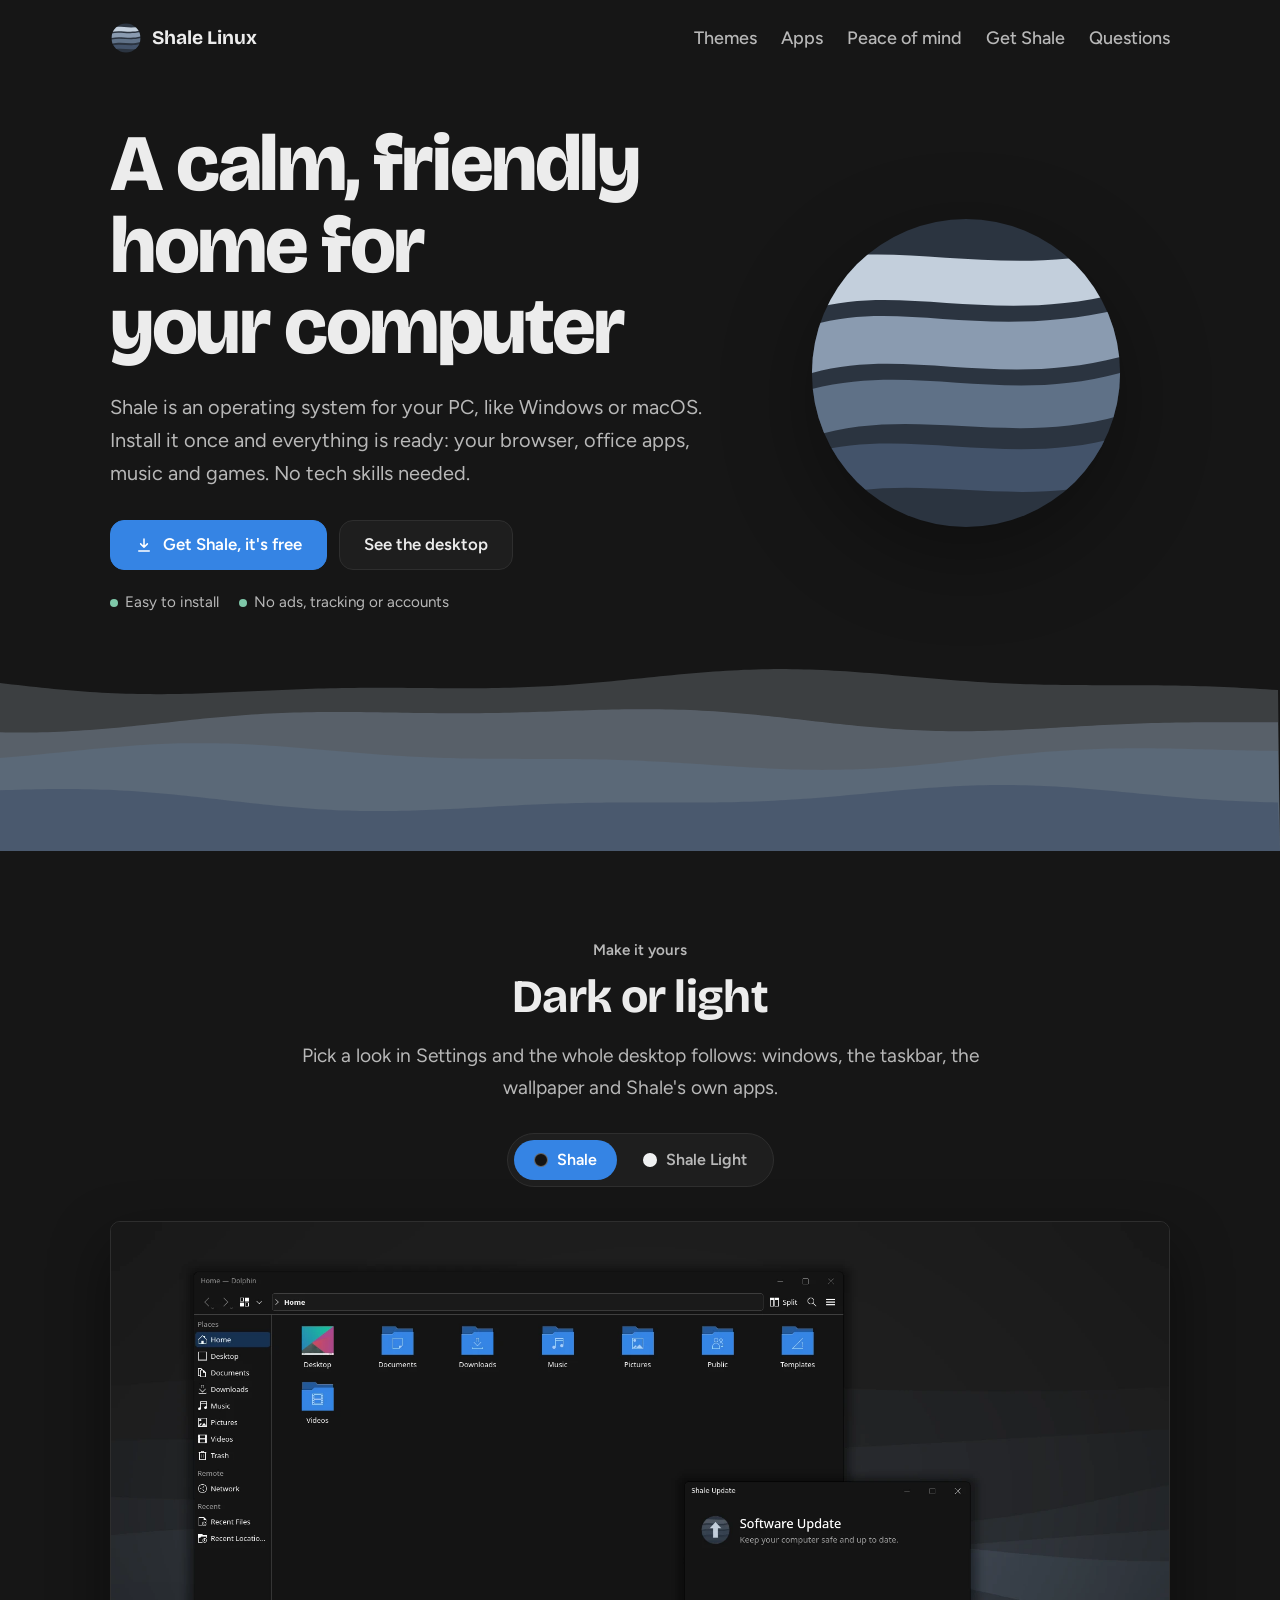
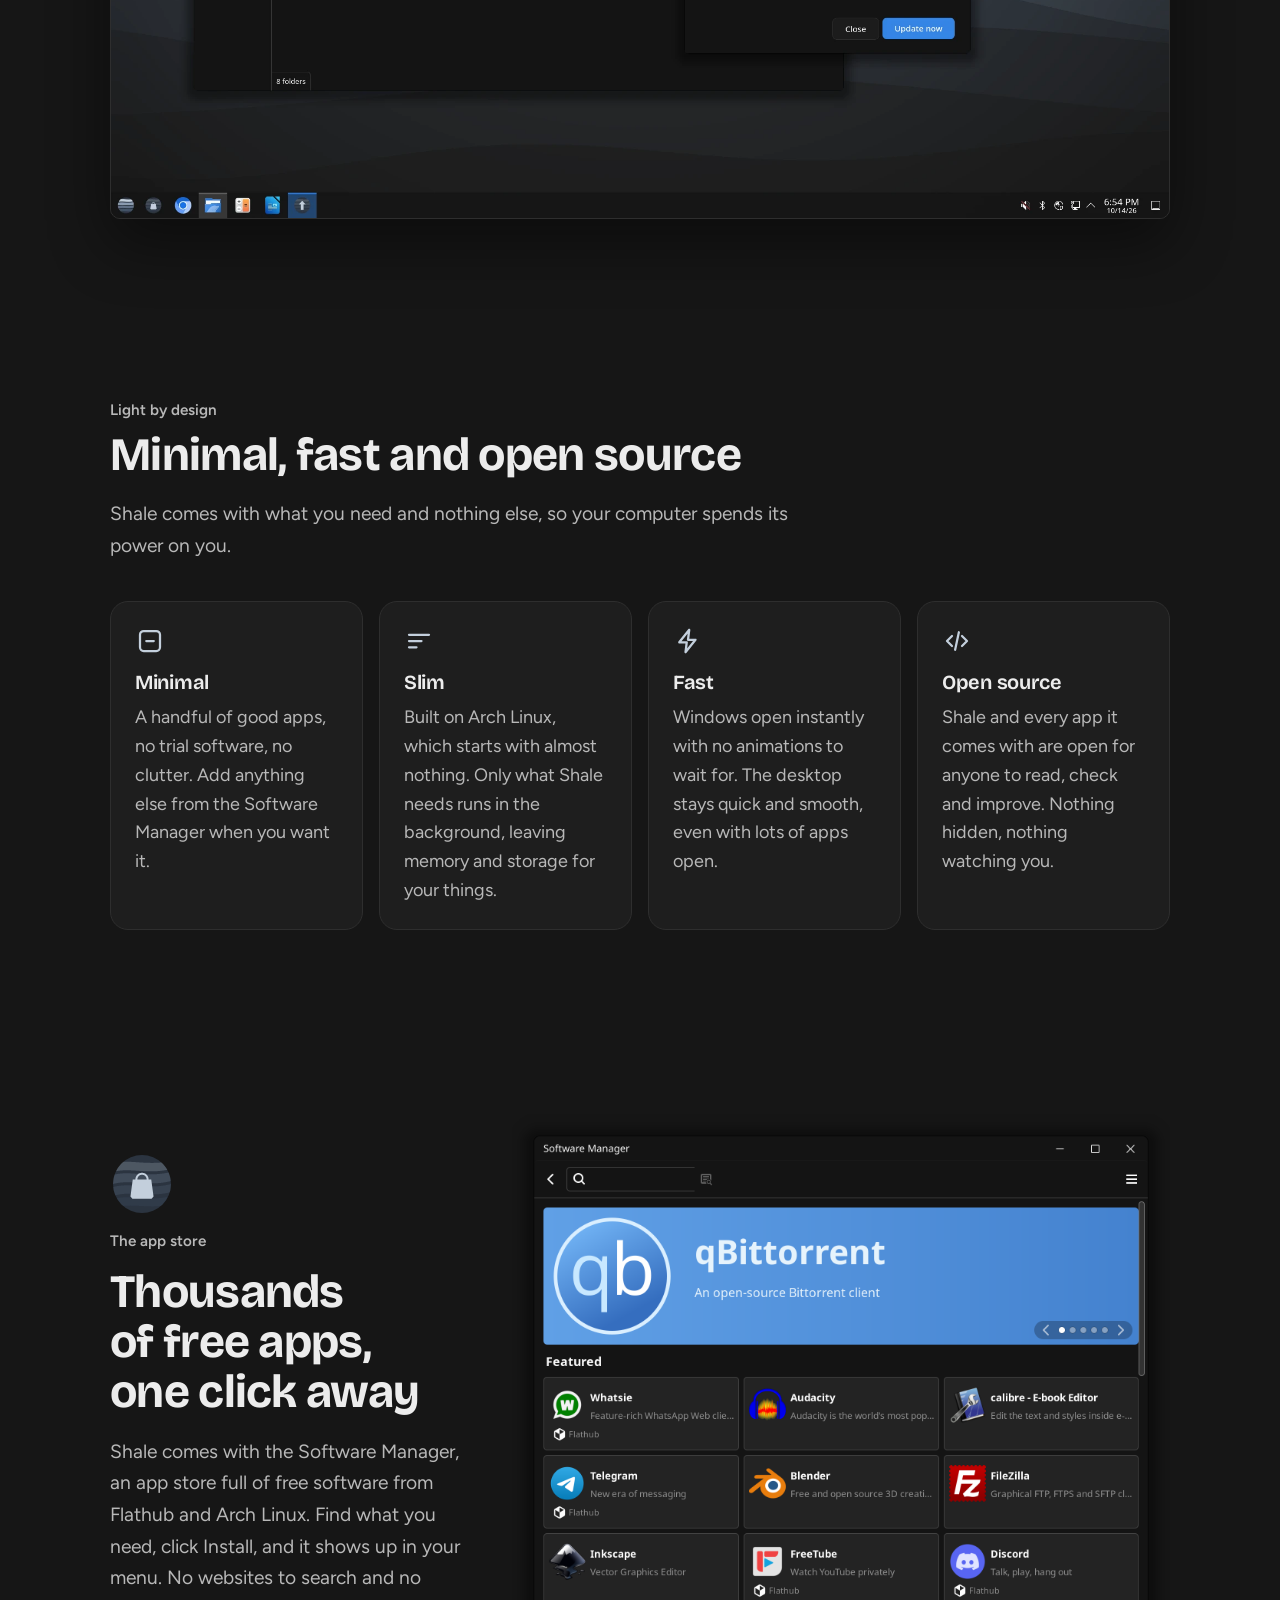
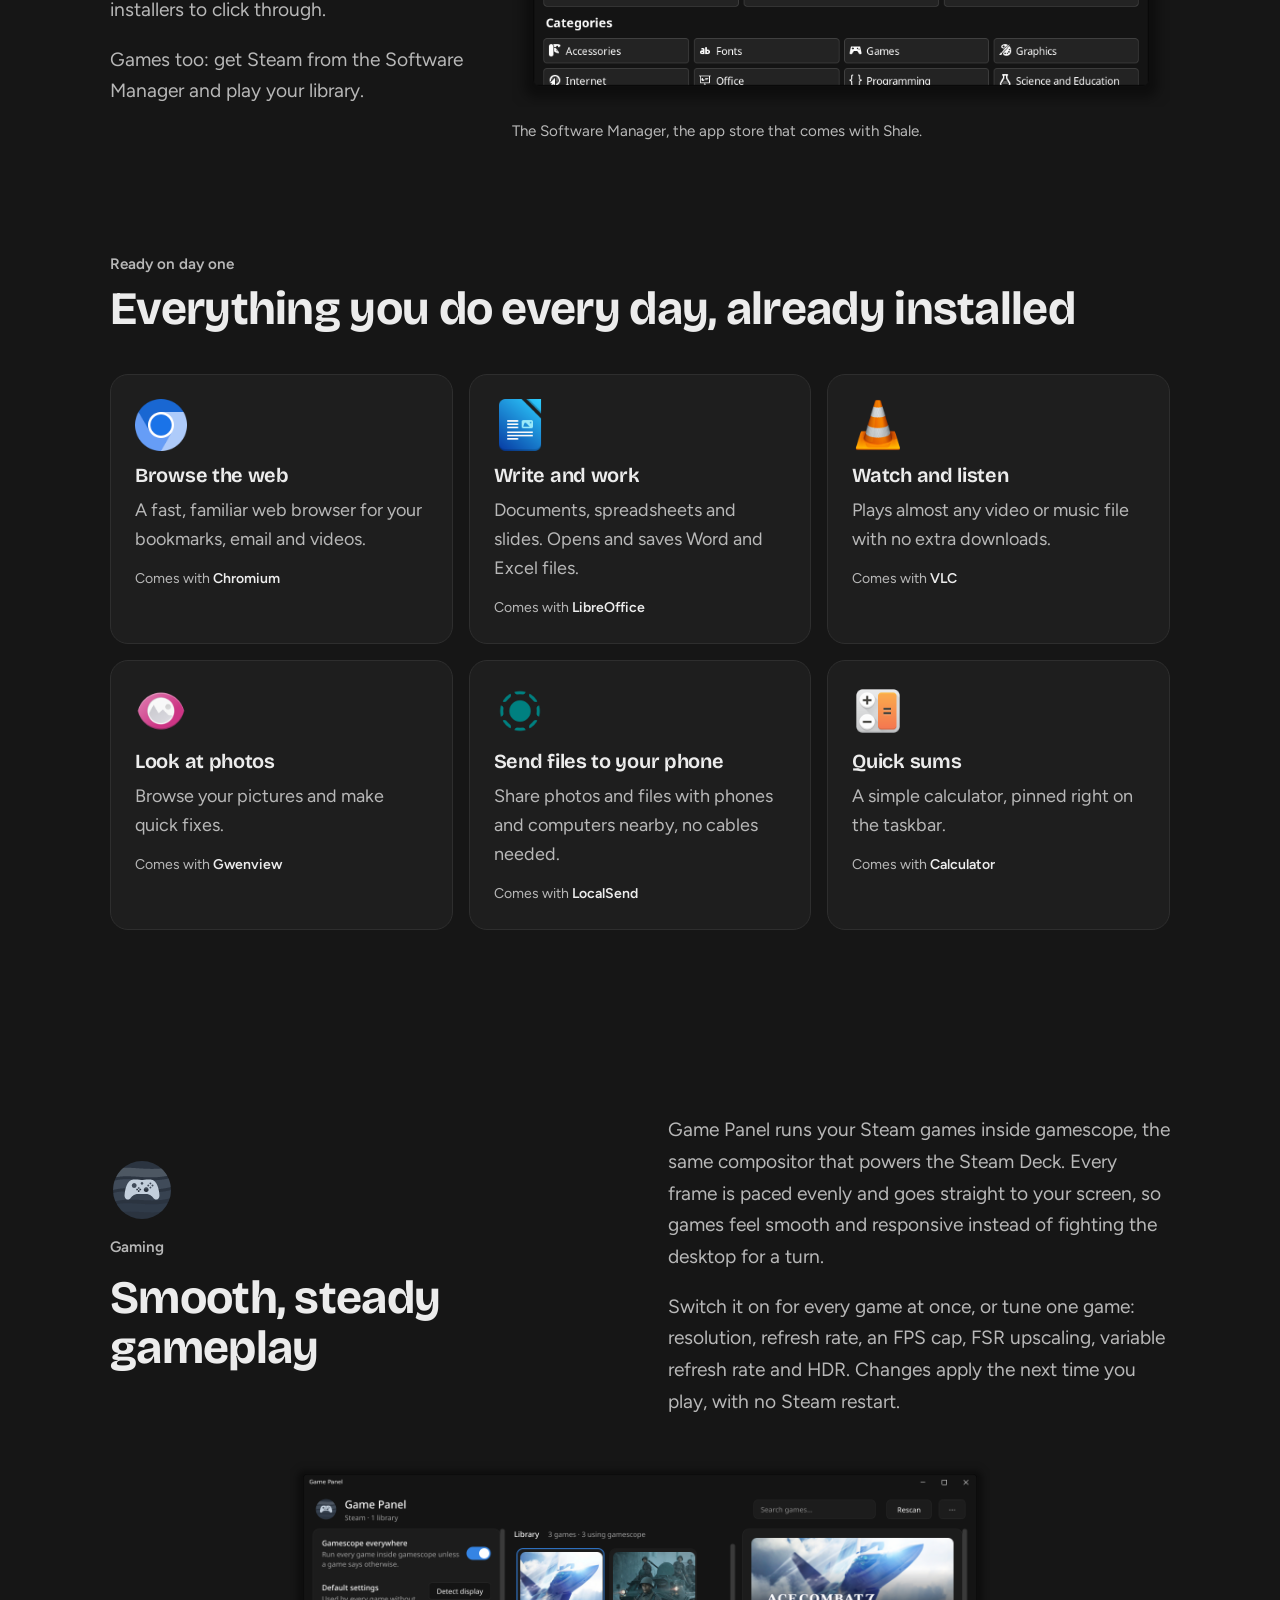
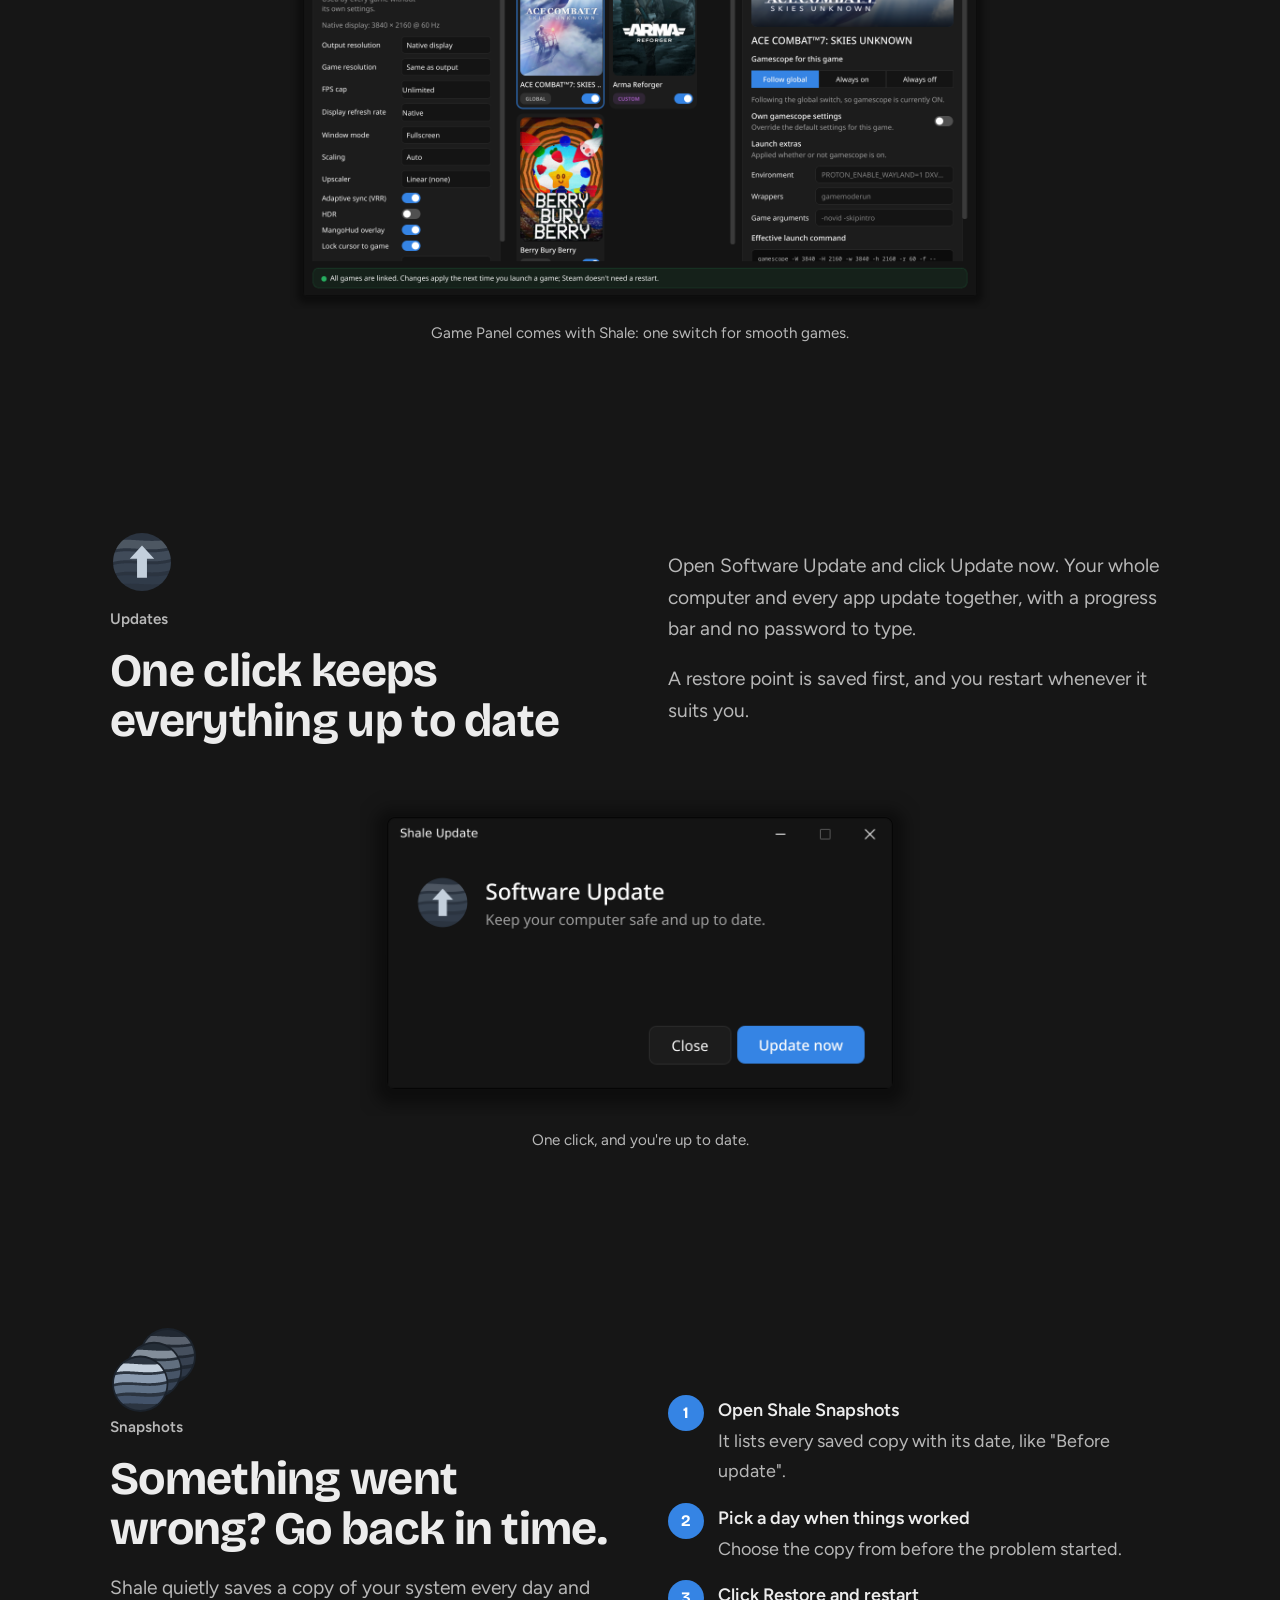
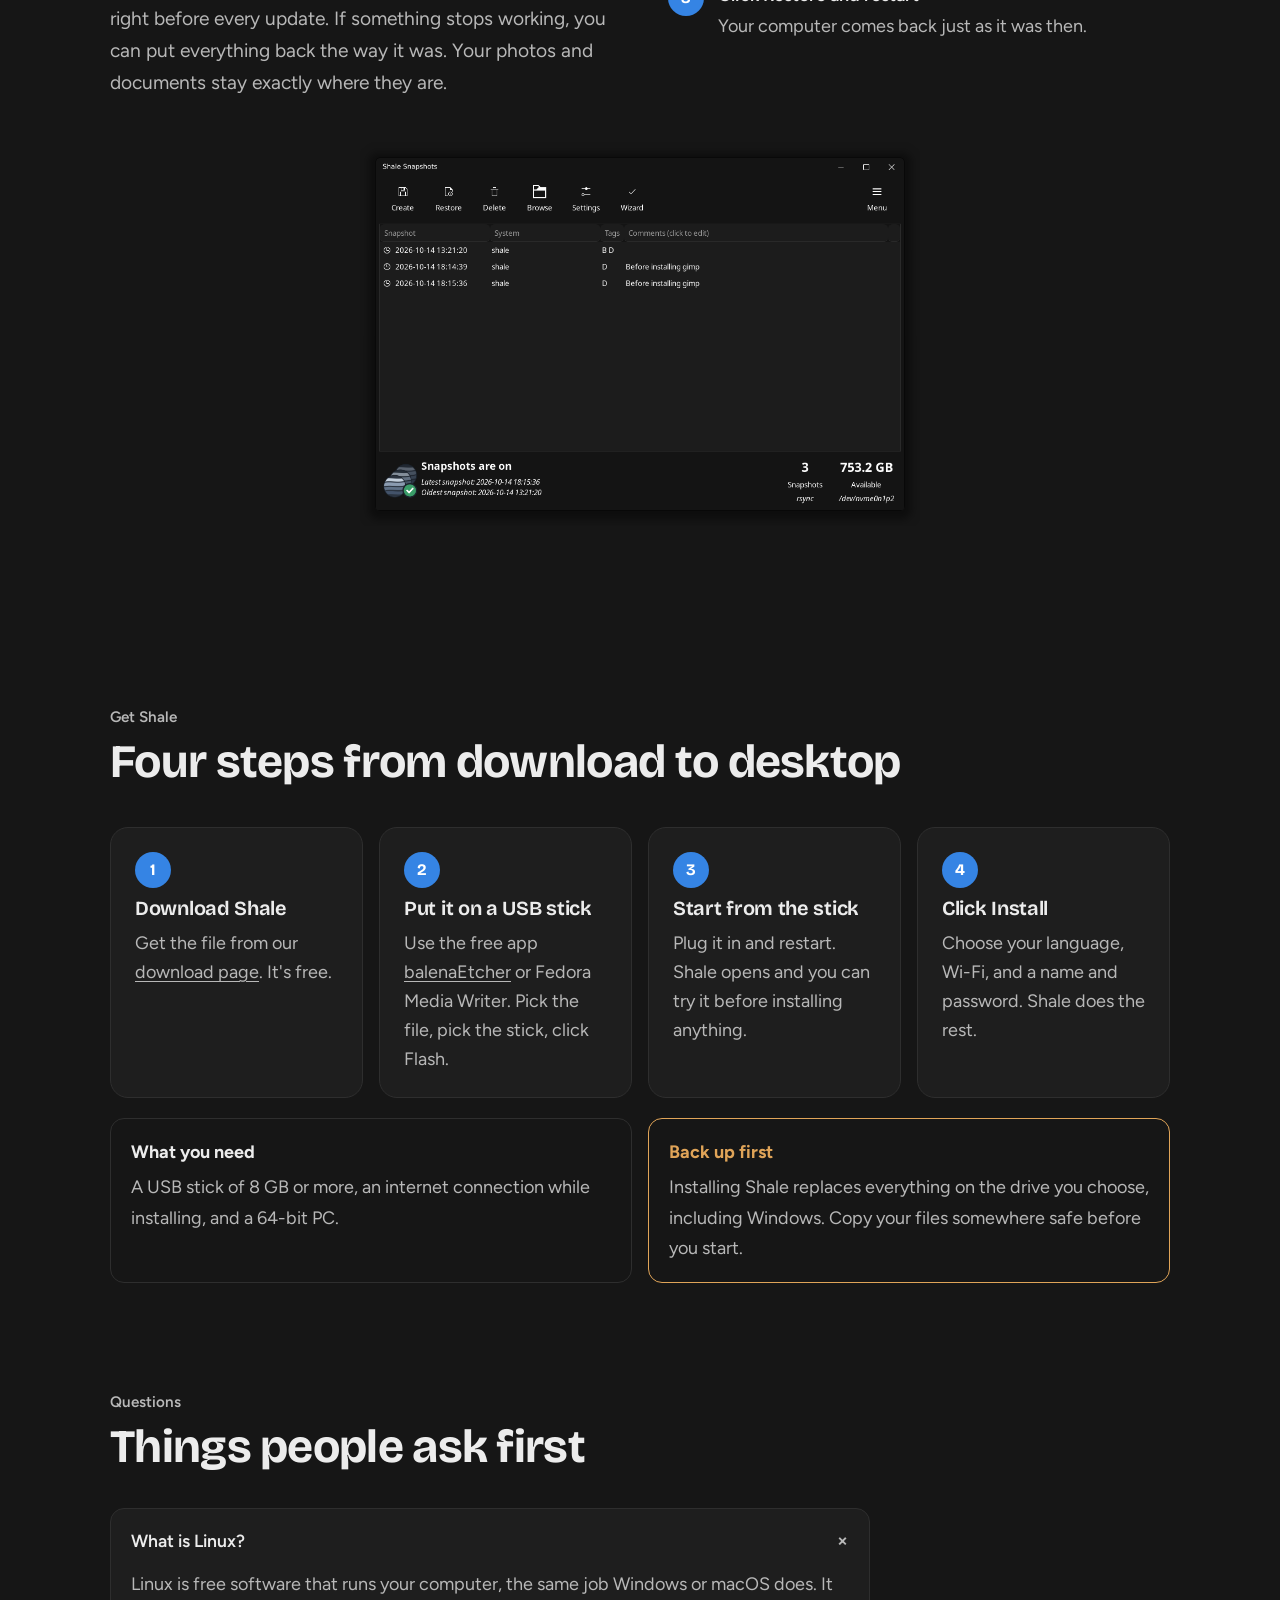
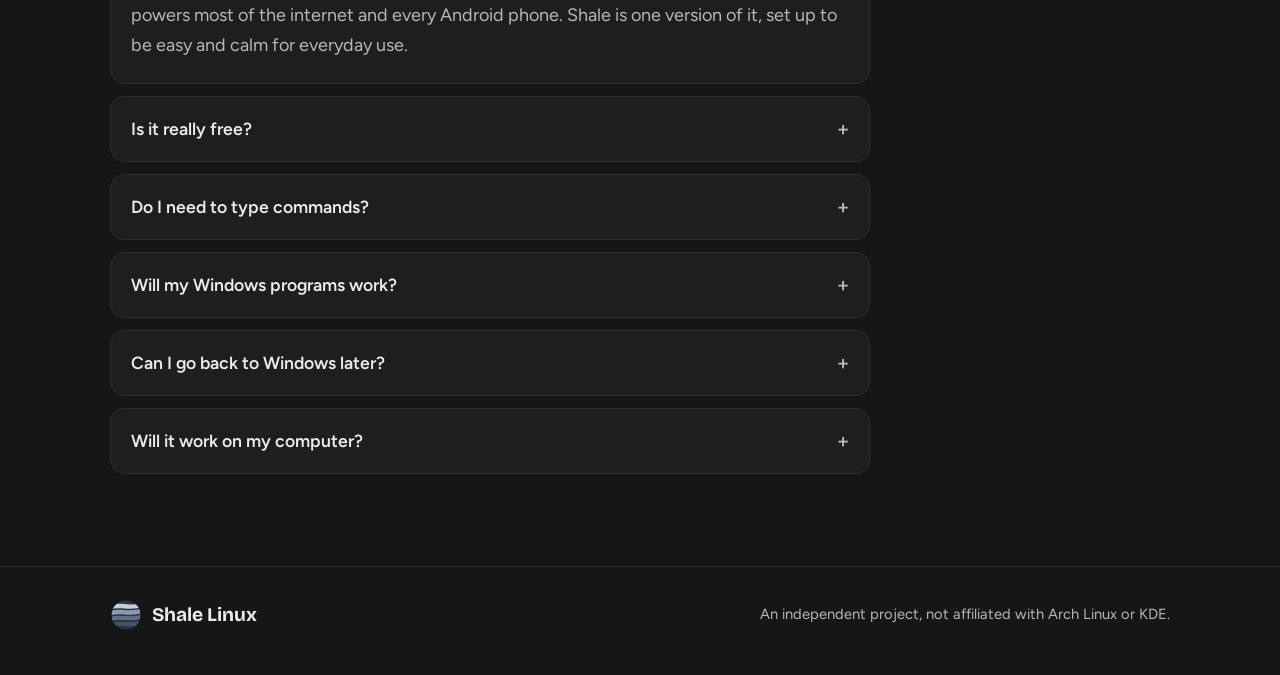
<file: website/index.html>
<!doctype html>
<html lang="en">
<head>
<meta charset="utf-8">
<meta name="viewport" content="width=device-width, initial-scale=1, viewport-fit=cover">
<link rel="icon" href="logo.svg" type="image/svg+xml">
<title>Shale Linux</title>
<meta name="description" content="Shale Linux is a free, minimal and fast open source system for people who are new to Linux. Install it from a USB stick and everything is ready to use.">
<link rel="preconnect" href="https://fonts.googleapis.com">
<link rel="preconnect" href="https://fonts.gstatic.com" crossorigin>
<link rel="stylesheet" href="https://fonts.googleapis.com/css2?family=Bricolage+Grotesque:opsz,wght@12..96,400..800&family=Figtree:wght@400;500;600&display=swap">
<style>
/* Layout: a calm, friendly walk-through. A big welcoming hero over soft wavy strata,
   then one idea per section, alternating text and pictures, ending in a plain FAQ.
   The desktop's own colours (#1e1e1e, like Shale Dark) with the logo's slate as the
   accent. Deliberately dark only, like the desktop itself. */
:root {
  color-scheme: dark;
  --ground: #161616;       /* page: a step darker than Shale Dark */
  --raised: #1e1e1e;       /* cards, panels: Shale Dark */
  --seam: #2e2e2e;         /* borders */
  --ink: #ececec;          /* text */
  --soft: #b8b8b8;         /* secondary text: bright enough to read easily on the dark page */
  --mist: #c3cfdc;         /* accent: the logo's top stratum */
  --on-mist: #15191f;
  --blue: #3584e4;         /* buttons: Shale's accent, as in its own apps */
  --blue-hover: #4a92ea;
  --s1: #c3cfdc; --s2: #8a9bb0; --s3: #5f7187; --s4: #43536a;
  --good: #7fc8a9;
  --caution: #e0a458;
  --display: "Bricolage Grotesque", "Trebuchet MS", "Segoe UI", sans-serif;
  --body: "Figtree", "Segoe UI", system-ui, sans-serif;
}

* { box-sizing: border-box; }
html { scroll-behavior: smooth; }
@media (prefers-reduced-motion: reduce) { html { scroll-behavior: auto; } }
body { margin: 0; background: var(--ground); color: var(--ink); font: 400 1.125rem/1.7 var(--body); -webkit-font-smoothing: antialiased; }
a { color: inherit; text-underline-offset: 3px; }
a:focus-visible, button:focus-visible, summary:focus-visible { outline: 2px solid var(--mist); outline-offset: 3px; border-radius: 6px; }
.wrap { max-width: 1100px; margin-inline: auto; padding-inline: 20px; }
h1, h2, h3 { font-family: var(--display); margin: 0; text-wrap: balance; letter-spacing: -0.015em; }
h2 { font-size: clamp(2rem, 4.2vw, 2.9rem); font-weight: 700; line-height: 1.08; }
h3 { font-size: 1.25rem; font-weight: 650; line-height: 1.25; }
p { margin: 0; }
.lede { color: var(--soft); font-size: 1.2rem; line-height: 1.65; max-width: 60ch; }
.kicker { font: 600 0.95rem/1 var(--body); color: var(--soft); }

/* nav */
.nav { display: flex; align-items: center; justify-content: space-between; gap: 16px; padding-block: 22px; }
.brand { display: flex; align-items: center; gap: 10px; text-decoration: none; font: 700 1.2rem/1 var(--display); }
.brand svg { width: 32px; height: 32px; }
.nav ul { display: flex; gap: 24px; list-style: none; margin: 0; padding: 0; }
.nav ul a { text-decoration: none; color: var(--soft); font-weight: 500; }
.nav ul a:hover { color: var(--ink); }

/* hero */
.hero { position: relative; overflow: hidden; }
.hero-in { position: relative; z-index: 1; display: grid; grid-template-columns: minmax(0, 1.2fr) minmax(0, 0.8fr); gap: 40px; align-items: center; padding-block: 48px 220px; }
.hero h1 { font-size: clamp(2.8rem, 6.6vw, 5rem); font-weight: 800; line-height: 1.02; letter-spacing: -0.03em; }
.hero .lede { margin-top: 22px; font-size: 1.25rem; }
.cta { display: flex; flex-wrap: wrap; gap: 12px; margin-top: 30px; }
.btn { display: inline-flex; align-items: center; gap: 10px; padding: 15px 24px; border-radius: 14px; font: 600 1.05rem/1 var(--body); text-decoration: none; border: 1px solid var(--seam); color: var(--ink); background: var(--raised); transition: border-color .15s, transform .15s; }
.btn:hover { border-color: var(--soft); }
.btn.primary { background: var(--blue); color: #ffffff; border-color: var(--blue); }
.btn.primary:hover { background: var(--blue-hover); border-color: var(--blue-hover); }
.btn.primary:hover { transform: translateY(-1px); }
@media (prefers-reduced-motion: reduce) { .btn.primary:hover { transform: none; } }
.btn svg { width: 18px; height: 18px; }
.reassure { display: flex; flex-wrap: wrap; gap: 8px 20px; margin-top: 20px; color: var(--soft); font-size: 0.95rem; list-style: none; padding: 0; }
.reassure li { display: flex; align-items: center; gap: 7px; }
.reassure li::before { content: ""; width: 8px; height: 8px; border-radius: 50%; background: var(--good); }
.hero-mark { justify-self: center; width: min(100%, 340px); aspect-ratio: 1; max-width: 100%; }
.hero-mark svg { width: 100%; height: 100%; filter: drop-shadow(0 26px 44px rgb(0 0 0 / .35)); }
#strata { position: absolute; inset: auto 0 0 0; width: 100%; height: 200px; display: block; }
.screen { display: block; width: 100%; height: auto; border-radius: 10px; border: 1px solid var(--seam); box-shadow: 0 24px 60px rgb(0 0 0 / .45); }

/* themes */
.themes { text-align: center; }
.themes .lede { margin: 18px auto 0; }
.tabs { display: inline-flex; gap: 6px; margin-top: 30px; padding: 6px; border-radius: 999px; background: var(--raised); border: 1px solid var(--seam); }
.tabs button { font: 600 1rem/1 var(--body); color: var(--soft); background: none; border: 0; padding: 12px 20px; border-radius: 999px; cursor: pointer; display: inline-flex; align-items: center; gap: 9px; }
.tabs button i { width: 14px; height: 14px; border-radius: 50%; border: 1px solid rgb(255 255 255 / .35); }
.tabs button[aria-selected="true"] { background: var(--blue); color: #fff; }
.tabs button:hover:not([aria-selected="true"]) { color: var(--ink); }
.themes .screen { margin-top: 34px; }

/* sections */
.section { padding-block: 92px; }
.split { display: grid; grid-template-columns: minmax(0, 1fr) minmax(0, 1fr); gap: 56px; align-items: center; }
.split.wide-pic { grid-template-columns: minmax(0, 0.7fr) minmax(0, 1.3fr); gap: 48px; }
.stack { display: grid; gap: 18px; }
.shot { width: 100%; height: auto; display: block; }
.caption { color: var(--soft); font-size: 0.95rem; margin-top: 12px; }

/* everyday */
.everyday { display: grid; grid-template-columns: repeat(3, minmax(0, 1fr)); gap: 16px; margin-top: 40px; }
.task { background: var(--raised); border: 1px solid var(--seam); border-radius: 18px; padding: 24px; display: grid; gap: 8px; align-content: start; }
.task .ico { width: 52px; height: 52px; display: block; margin-bottom: 4px; }
.app-ico { width: 64px; height: 64px; display: block; }
/* The Snapshots icon is a stack of smaller discs; scaled so its front disc matches the
   Software Update disc, from its left edge so it still lines up with the text. */
.app-ico.snap { transform: scale(1.375); transform-origin: left center; }
.traits { display: grid; grid-template-columns: repeat(4, minmax(0, 1fr)); gap: 16px; margin-top: 40px; }
.trait-ico { width: 30px; height: 30px; color: var(--mist); margin-bottom: 6px; }
.task p { color: var(--soft); line-height: 1.6; }
.task .app { margin-top: 6px; font-size: 0.88rem; }
.task .app b { color: var(--ink); font-weight: 600; }

/* undo */
.undo-steps { display: grid; gap: 16px; list-style: none; margin: 0; padding: 0; }
.undo-steps li { display: grid; grid-template-columns: 36px minmax(0, 1fr); gap: 14px; align-items: start; }
.num { width: 36px; height: 36px; border-radius: 50%; display: grid; place-items: center; background: var(--blue); color: #ffffff; font: 700 1rem/1 var(--display); }
.undo-steps p { color: var(--soft); }
.undo-steps b { color: var(--ink); font-weight: 600; display: block; }

/* big screenshots */
.big-shot { display: block; width: min(100%, 560px); height: auto; margin: 44px auto 0; }
.solo { max-width: 560px; margin: 44px auto 0; }
.solo.wide { max-width: 700px; }   /* Game Panel: a big window, shown 25% larger */
.solo .caption { text-align: center; }

.mock { border-radius: 10px; overflow: hidden; background: #1e1e1e; box-shadow: 0 0 0 1px rgb(0 0 0 / .6), 0 22px 50px rgb(0 0 0 / .3); color: #e8ecf1; }
.mock .bar { display: flex; height: 34px; align-items: stretch; font: 400 0.85rem/34px var(--body); }
.mock .bar .t { flex: 1; padding-inline: 14px; color: #cfd6de; white-space: nowrap; overflow: hidden; text-overflow: ellipsis; }
.mock .bar .b { width: 48px; display: grid; place-items: center; }
.mock .bar .b svg { width: 10px; height: 10px; stroke: #cfd6de; fill: none; stroke-width: 1; }
.mock .bar .b.x { background: #c42b1c; }
.mock .bar .b.x svg { stroke: #fff; }
.mock .win { height: 170px; background: #222; display: grid; grid-template-columns: 150px minmax(0, 1fr); }
.mock .side { border-right: 1px solid #2f2f2f; padding: 14px; display: grid; gap: 9px; align-content: start; }
.mock .side i { display: block; height: 9px; border-radius: 4px; background: #3a3f46; }
.mock .side i:nth-child(2) { width: 70%; } .mock .side i:nth-child(3) { width: 85%; } .mock .side i:nth-child(4) { width: 60%; }
.mock .main { padding: 18px; display: grid; grid-template-columns: repeat(4, minmax(0, 1fr)); gap: 14px; align-content: start; }
.mock .main i { aspect-ratio: 1; border-radius: 8px; background: #3584e4; opacity: .85; display: block; }
.mock .taskbar { display: flex; align-items: center; gap: 10px; height: 46px; padding-inline: 12px; background: #181818; border-top: 1px solid #2a2a2a; }
.mock .taskbar svg { width: 26px; height: 26px; }
.mock .taskbar i { width: 26px; height: 26px; border-radius: 6px; display: block; background: #2f3a46; }
.mock .taskbar .clock { margin-left: auto; font: 500 0.8rem/1 var(--body); color: #cfd6de; }

/* get */
.steps { list-style: none; margin: 40px 0 0; padding: 0; display: grid; grid-template-columns: repeat(4, minmax(0, 1fr)); gap: 16px; counter-reset: s; }
.steps li { counter-increment: s; background: var(--raised); border: 1px solid var(--seam); border-radius: 18px; padding: 24px; display: grid; gap: 8px; align-content: start; }
.steps li::before { content: counter(s); width: 36px; height: 36px; border-radius: 50%; display: grid; place-items: center; background: var(--blue); color: #ffffff; font: 700 1rem/1 var(--display); }
.steps p { color: var(--soft); line-height: 1.6; }
.need { margin-top: 20px; display: grid; grid-template-columns: minmax(0, 1fr) minmax(0, 1fr); gap: 16px; }
.note { border-radius: 14px; padding: 18px 20px; border: 1px solid var(--seam); }
.note b { display: block; margin-bottom: 4px; }
.note p { color: var(--soft); }
.note.warn { border-color: var(--caution); }
.note.warn b { color: var(--caution); }

/* faq */
.faq { display: grid; gap: 12px; margin-top: 36px; max-width: 760px; }
details { background: var(--raised); border: 1px solid var(--seam); border-radius: 14px; padding: 4px 20px; }
summary { cursor: pointer; list-style: none; padding-block: 16px; font: 600 1.1rem/1.35 var(--body); display: flex; justify-content: space-between; gap: 16px; }
summary::-webkit-details-marker { display: none; }
summary::after { content: "+"; font: 400 1.5rem/1 var(--display); color: var(--soft); transition: transform .15s; }
details[open] summary::after { transform: rotate(45deg); }
details p { color: var(--soft); padding-bottom: 18px; max-width: 64ch; line-height: 1.7; }

/* curious */
.curious { border-top: 1px solid var(--seam); }
.curious .wrap { display: grid; grid-template-columns: minmax(0, 1fr) minmax(0, 1fr); gap: 40px; }
.curious ul { margin: 0; padding-left: 1.1em; color: var(--soft); display: grid; gap: 6px; }
.curious a { color: var(--ink); }

footer { border-top: 1px solid var(--seam); padding-block: 32px 44px; color: var(--soft); font-size: 0.92rem; }
footer .wrap { display: flex; flex-wrap: wrap; justify-content: space-between; gap: 12px 30px; align-items: center; }
footer .brand { color: var(--ink); }

@media (max-width: 880px) {
  .hero-in, .split, .split.wide-pic, .curious .wrap, .need { grid-template-columns: minmax(0, 1fr); }
  .hero-in { padding-block: 24px 190px; }
  .hero-mark { width: 180px; justify-self: start; grid-row: 1; }
  .everyday, .steps, .traits { grid-template-columns: repeat(2, minmax(0, 1fr)); }
  .section { padding-block: 64px; }
}
@media (max-width: 560px) {
  .everyday, .steps, .traits { grid-template-columns: minmax(0, 1fr); }
  .nav ul { display: none; }
  .tabs button { padding: 10px 13px; font-size: 0.92rem; }
  .mock .win { grid-template-columns: 90px minmax(0, 1fr); }
  .mock .main { grid-template-columns: repeat(3, minmax(0, 1fr)); }
}
</style>
</head>
<body>

<svg width="0" height="0" style="position:absolute" aria-hidden="true">
  <defs>
    <clipPath id="shale-clip"><circle cx="64" cy="64" r="58"/></clipPath>
    <g id="shale-mark">
      <circle cx="64" cy="64" r="58" fill="#2b3440"/>
      <g clip-path="url(#shale-clip)">
        <path d="M6 22 C38 14 76 28 122 18 V34 C74 46 40 30 6 40 Z" fill="#c3cfdc"/>
        <path d="M6 46 C40 36 70 52 122 40 V58 C76 70 42 54 6 64 Z" fill="#8a9bb0"/>
        <path d="M6 70 C46 60 78 76 122 64 V80 C80 92 44 76 6 88 Z" fill="#5f7187"/>
        <path d="M6 94 C42 84 80 100 122 88 V104 C82 116 44 100 6 112 Z" fill="#43536a"/>
      </g>
    </g>
  </defs>
</svg>

<header class="hero">
  <div class="wrap">
    <nav class="nav" aria-label="Main">
      <a class="brand" href="#top" id="top"><svg viewBox="0 0 128 128" aria-hidden="true"><use href="#shale-mark"/></svg>Shale Linux</a>
      <ul>
        <li><a href="#themes">Themes</a></li>
        <li><a href="#apps">Apps</a></li>
        <li><a href="#undo">Peace of mind</a></li>
        <li><a href="#get">Get Shale</a></li>
        <li><a href="#questions">Questions</a></li>
      </ul>
    </nav>
    <div class="hero-in">
      <div>
        <h1>A calm, friendly home for your computer</h1>
        <p class="lede">Shale is an operating system for your PC, like Windows or macOS. Install it once and everything is ready: your browser, office apps, music and games. No tech skills needed.</p>
        <div class="cta">
          <a class="btn primary" href="#get"><svg viewBox="0 0 24 24" fill="none" stroke="currentColor" stroke-width="2" stroke-linecap="round" stroke-linejoin="round" aria-hidden="true"><path d="M12 4v11m0 0l-4.5-4.5M12 15l4.5-4.5M5 20h14"/></svg>Get Shale, it's free</a>
          <a class="btn" href="#themes">See the desktop</a>
        </div>
        <ul class="reassure">
          <li>Easy to install</li>
          <li>No ads, tracking or accounts</li>
        </ul>
      </div>
      <div class="hero-mark"><svg viewBox="0 0 128 128" role="img" aria-label="The Shale logo: soft grey layers of rock inside a circle"><use href="#shale-mark"/></svg></div>
    </div>
  </div>
  <canvas id="strata" aria-hidden="true"></canvas>
</header>

<main>
  <section class="section themes" id="themes">
    <div class="wrap">
      <p class="kicker">Make it yours</p>
      <h2 style="margin-top:14px">Dark or light</h2>
      <p class="lede">Pick a look in Settings and the whole desktop follows: windows, the taskbar, the wallpaper and Shale's own apps.</p>
      <div class="tabs" role="tablist" aria-label="Desktop themes">
        <button role="tab" aria-selected="true" data-shot="dark" data-alt="The Files app and Software Update on the Shale desktop in the Shale theme, a near-black grey"><i style="background:#141414"></i>Shale</button>
        <button role="tab" aria-selected="false" data-shot="light" data-alt="The Files app and Software Update on the Shale desktop in the Shale Light theme, with a light wallpaper and light windows"><i style="background:#eff0f1"></i>Shale Light</button>
      </div>
      <img class="screen" id="theme-shot" src="shots/dark.webp?v=2026-10-15b" width="1920" height="1080" alt="The Files app and Software Update on the Shale desktop in the Shale theme, a near-black grey" role="tabpanel">
    </div>
  </section>

  <section class="section" id="light">
    <div class="wrap">
      <p class="kicker">Light by design</p>
      <h2 style="margin-top:12px">Minimal, fast and open source</h2>
      <p class="lede" style="margin-top:18px">Shale comes with what you need and nothing else, so your computer spends its power on you.</p>
      <div class="traits">
        <div class="task">
          <svg class="trait-ico" viewBox="0 0 24 24" fill="none" stroke="currentColor" stroke-width="1.8" stroke-linecap="round" stroke-linejoin="round" aria-hidden="true"><rect x="4" y="4" width="16" height="16" rx="3"/><path d="M9 12h6"/></svg>
          <h3>Minimal</h3><p>A handful of good apps, no trial software, no clutter. Add anything else from the Software Manager when you want it.</p>
        </div>
        <div class="task">
          <svg class="trait-ico" viewBox="0 0 24 24" fill="none" stroke="currentColor" stroke-width="1.8" stroke-linecap="round" stroke-linejoin="round" aria-hidden="true"><path d="M4 7h16M4 12h10M4 17h6"/></svg>
          <h3>Slim</h3><p>Built on Arch Linux, which starts with almost nothing. Only what Shale needs runs in the background, leaving memory and storage for your things.</p>
        </div>
        <div class="task">
          <svg class="trait-ico" viewBox="0 0 24 24" fill="none" stroke="currentColor" stroke-width="1.8" stroke-linecap="round" stroke-linejoin="round" aria-hidden="true"><path d="M13 3L5 13h6l-1 8 8-10h-6l1-8z"/></svg>
          <h3>Fast</h3><p>Windows open instantly with no animations to wait for. The desktop stays quick and smooth, even with lots of apps open.</p>
        </div>
        <div class="task">
          <svg class="trait-ico" viewBox="0 0 24 24" fill="none" stroke="currentColor" stroke-width="1.8" stroke-linecap="round" stroke-linejoin="round" aria-hidden="true"><path d="M8 8l-4 4 4 4M16 8l4 4-4 4M13.5 5l-3 14"/></svg>
          <h3>Open source</h3><p>Shale and every app it comes with are open for anyone to read, check and improve. Nothing hidden, nothing watching you.</p>
        </div>
      </div>
    </div>
  </section>

  <section class="section" id="apps">
    <div class="wrap split wide-pic">
      <div class="stack">
        <img class="app-ico" src="icons/shale-software.svg" width="64" height="64" alt="Software Manager icon">
        <p class="kicker">The app store</p>
        <h2>Thousands of free apps, one click away</h2>
        <p class="lede">Shale comes with the Software Manager, an app store full of free software from Flathub and Arch Linux. Find what you need, click Install, and it shows up in your menu. No websites to search and no installers to click through.</p>
        <p class="lede">Games too: get Steam from the Software Manager and play your library.</p>
      </div>
      <div>
        <img class="shot" src="software-manager.png?v=2026-10-15b" width="1716" height="1548" alt="The Software Manager in Shale, with qBittorrent featured, apps like Whatsie, Audacity, calibre, Telegram, Blender and Discord, and categories below">
        <p class="caption">The Software Manager, the app store that comes with Shale.</p>
      </div>
    </div>
  </section>

  <section class="section" style="padding-top:20px">
    <div class="wrap">
      <p class="kicker">Ready on day one</p>
      <h2 style="margin-top:12px">Everything you do every day, already installed</h2>
      <div class="everyday">
        <div class="task">
          <img class="ico" src="icons/chromium.png" width="52" height="52" alt="Chromium icon">
          <h3>Browse the web</h3><p>A fast, familiar web browser for your bookmarks, email and videos.</p><p class="app">Comes with <b>Chromium</b></p>
        </div>
        <div class="task">
          <img class="ico" src="icons/libreoffice.png" width="52" height="52" alt="LibreOffice Writer icon">
          <h3>Write and work</h3><p>Documents, spreadsheets and slides. Opens and saves Word and Excel files.</p><p class="app">Comes with <b>LibreOffice</b></p>
        </div>
        <div class="task">
          <img class="ico" src="icons/vlc.png" width="52" height="52" alt="VLC icon">
          <h3>Watch and listen</h3><p>Plays almost any video or music file with no extra downloads.</p><p class="app">Comes with <b>VLC</b></p>
        </div>
        <div class="task">
          <img class="ico" src="icons/gwenview.png" width="52" height="52" alt="Gwenview icon">
          <h3>Look at photos</h3><p>Browse your pictures and make quick fixes.</p><p class="app">Comes with <b>Gwenview</b></p>
        </div>
        <div class="task">
          <img class="ico" src="icons/localsend.png" width="52" height="52" alt="LocalSend icon">
          <h3>Send files to your phone</h3><p>Share photos and files with phones and computers nearby, no cables needed.</p><p class="app">Comes with <b>LocalSend</b></p>
        </div>
        <div class="task">
          <img class="ico" src="icons/calculator.png" width="52" height="52" alt="Calculator icon">
          <h3>Quick sums</h3><p>A simple calculator, pinned right on the taskbar.</p><p class="app">Comes with <b>Calculator</b></p>
        </div>
      </div>
    </div>
  </section>

  <section class="section" id="games">
    <div class="wrap">
      <div class="split">
        <div class="stack">
          <img class="app-ico" src="icons/shale-game-panel.svg" width="64" height="64" alt="Game Panel icon">
          <p class="kicker">Gaming</p>
          <h2>Smooth, steady gameplay</h2>
        </div>
        <div class="stack">
          <p class="lede">Game Panel runs your Steam games inside gamescope, the same compositor that powers the Steam Deck. Every frame is paced evenly and goes straight to your screen, so games feel smooth and responsive instead of fighting the desktop for a turn.</p>
          <p class="lede">Switch it on for every game at once, or tune one game: resolution, refresh rate, an FPS cap, FSR upscaling, variable refresh rate and HDR. Changes apply the next time you play, with no Steam restart.</p>
        </div>
      </div>
      <figure class="solo wide"><img class="shot" src="game-panel.png?v=2026-10-15b" width="2992" height="1912" alt="Game Panel with gamescope switched on for every game, showing ACE COMBAT 7, Arma Reforger and Berry Bury Berry, and the settings for one game"><figcaption class="caption">Game Panel comes with Shale: one switch for smooth games.</figcaption></figure>
    </div>
  </section>

  <section class="section" id="updates">
    <div class="wrap">
      <div class="split">
        <div class="stack">
          <img class="app-ico" src="icons/shale-update.svg" width="64" height="64" alt="Software Update icon">
          <p class="kicker">Updates</p>
          <h2>One click keeps everything up to date</h2>
        </div>
        <div class="stack">
          <p class="lede">Open Software Update and click Update now. Your whole computer and every app update together, with a progress bar and no password to type.</p>
          <p class="lede">A restore point is saved first, and you restart whenever it suits you.</p>
        </div>
      </div>
      <figure class="solo"><img class="shot" src="update.png?v=2026-10-15b" width="1152" height="672" alt="Software Update saying Keep your computer safe and up to date, with an Update now button"><figcaption class="caption">One click, and you're up to date.</figcaption></figure>
    </div>
  </section>

  <section class="section" id="undo">
    <div class="wrap undo">
      <div class="split">
        <div class="stack">
          <img class="app-ico snap" src="icons/shale-snapshots.svg" width="64" height="64" alt="Shale Snapshots icon">
          <p class="kicker">Snapshots</p>
          <h2>Something went wrong? Go back in time.</h2>
          <p class="lede">Shale quietly saves a copy of your system every day and right before every update. If something stops working, you can put everything back the way it was. Your photos and documents stay exactly where they are.</p>
        </div>
        <ol class="undo-steps">
          <li><span class="num">1</span><p><b>Open Shale Snapshots</b>It lists every saved copy with its date, like "Before update".</p></li>
          <li><span class="num">2</span><p><b>Pick a day when things worked</b>Choose the copy from before the problem started.</p></li>
          <li><span class="num">3</span><p><b>Click Restore and restart</b>Your computer comes back just as it was then.</p></li>
        </ol>
      </div>
      <img class="big-shot" src="snapshots.png?v=2026-10-15b" width="2032" height="1392" alt="Shale Snapshots listing three saved copies, including two made before installing an app, with the status Snapshots are on">
    </div>
  </section>

  <section class="section" id="get">
    <div class="wrap">
      <p class="kicker">Get Shale</p>
      <h2 style="margin-top:12px">Four steps from download to desktop</h2>
      <ol class="steps">
        <li><h3>Download Shale</h3><p>Get the file from our <a href="https://github.com/slycat555/shale-linux/releases/latest" target="_blank" rel="noopener">download page</a>. It's free.</p></li>
        <li><h3>Put it on a USB stick</h3><p>Use the free app <a href="https://etcher.balena.io/" target="_blank" rel="noopener">balenaEtcher</a> or Fedora Media Writer. Pick the file, pick the stick, click Flash.</p></li>
        <li><h3>Start from the stick</h3><p>Plug it in and restart. Shale opens and you can try it before installing anything.</p></li>
        <li><h3>Click Install</h3><p>Choose your language, Wi-Fi, and a name and password. Shale does the rest.</p></li>
      </ol>
      <div class="need">
        <div class="note"><b>What you need</b><p>A USB stick of 8 GB or more, an internet connection while installing, and a 64-bit PC.</p></div>
        <div class="note warn"><b>Back up first</b><p>Installing Shale replaces everything on the drive you choose, including Windows. Copy your files somewhere safe before you start.</p></div>
      </div>
    </div>
  </section>

  <section class="section" id="questions" style="padding-top:20px">
    <div class="wrap">
      <p class="kicker">Questions</p>
      <h2 style="margin-top:12px">Things people ask first</h2>
      <div class="faq">
        <details open><summary>What is Linux?</summary><p>Linux is free software that runs your computer, the same job Windows or macOS does. It powers most of the internet and every Android phone. Shale is one version of it, set up to be easy and calm for everyday use.</p></details>
        <details><summary>Is it really free?</summary><p>Yes. Shale is free to download, free to use and free to share. There are no subscriptions, no ads and no account to sign up for.</p></details>
        <details><summary>Do I need to type commands?</summary><p>No. Installing, updating and adding apps all work with normal buttons and windows.</p></details>
        <details><summary>Will my Windows programs work?</summary><p>Most popular things have a free equivalent in the Software Manager, and many Windows games run through Steam. Some Windows-only programs, like certain Adobe apps or games with strict anti-cheat, don't work. If you rely on one of those, check before you switch.</p></details>
        <details><summary>Can I go back to Windows later?</summary><p>Yes, by installing Windows again from a Windows USB stick. Shale's snapshots undo problems within Shale, but they can't bring back a system that was replaced, so keep a backup of your files.</p></details>
        <details><summary>Will it work on my computer?</summary><p>Shale runs on most 64-bit PCs. AMD graphics work right away, and Intel and NVIDIA graphics are set up for you during install. The easiest way to check is to start from the USB stick and try it before installing.</p></details>
      </div>
    </div>
  </section>

</main>

<footer>
  <div class="wrap">
    <a class="brand" href="#top"><svg viewBox="0 0 128 128" aria-hidden="true"><use href="#shale-mark"/></svg>Shale Linux</a>
    <p>An independent project, not affiliated with Arch Linux or KDE.</p>
  </div>
</footer>

<script>
(() => {
  // Theme switcher: swap the screenshot when a tab is picked.
  const shot = document.getElementById("theme-shot");
  const version = "2026-10-15b";  // bump when the screenshots change, so browsers fetch the new ones
  const tabs = [...document.querySelectorAll('.tabs [role="tab"]')];
  tabs.forEach(tab => tab.addEventListener("click", () => {
    tabs.forEach(t => t.setAttribute("aria-selected", String(t === tab)));
    shot.src = `shots/${tab.dataset.shot}.webp?v=${version}`;
    shot.alt = tab.dataset.alt;
  }));
  tabs.forEach(t => { const i = new Image(); i.src = `shots/${t.dataset.shot}.webp?v=${version}`; });
})();
(() => {
  // Soft wavy strata across the bottom of the hero, in the logo's colours.
  const canvas = document.getElementById("strata");
  const ctx = canvas.getContext("2d");
  const css = name => getComputedStyle(document.documentElement).getPropertyValue(name).trim();
  function draw() {
    const w = canvas.clientWidth, h = canvas.clientHeight, dpr = window.devicePixelRatio || 1;
    canvas.width = Math.round(w * dpr); canvas.height = Math.round(h * dpr);
    ctx.setTransform(dpr, 0, 0, dpr, 0, 0);
    ctx.clearRect(0, 0, w, h);
    [["--s1", 0.16], ["--s2", 0.34], ["--s3", 0.53], ["--s4", 0.74]].forEach(([token, top], i) => {
      const y0 = h * top;
      const wave = x => Math.sin(x / w * Math.PI * 2 * 1.2 + i * 1.7) * 10 + Math.sin(x / w * Math.PI * 2 * 2.9 + i) * 4;
      ctx.beginPath();
      ctx.moveTo(0, y0 + wave(0));
      for (let x = 0; x <= w; x += 6) ctx.lineTo(x, y0 + wave(x));
      ctx.lineTo(w, h); ctx.lineTo(0, h); ctx.closePath();
      ctx.globalAlpha = 0.22 + i * 0.15;
      ctx.fillStyle = css(token);
      ctx.fill();
    });
    ctx.globalAlpha = 1;
  }
  draw();
  addEventListener("resize", draw);
  matchMedia("(prefers-color-scheme: dark)").addEventListener("change", draw);
  new MutationObserver(draw).observe(document.documentElement, { attributes: true, attributeFilter: ["data-theme"] });
})();
</script>
</body>
</html>
</file>
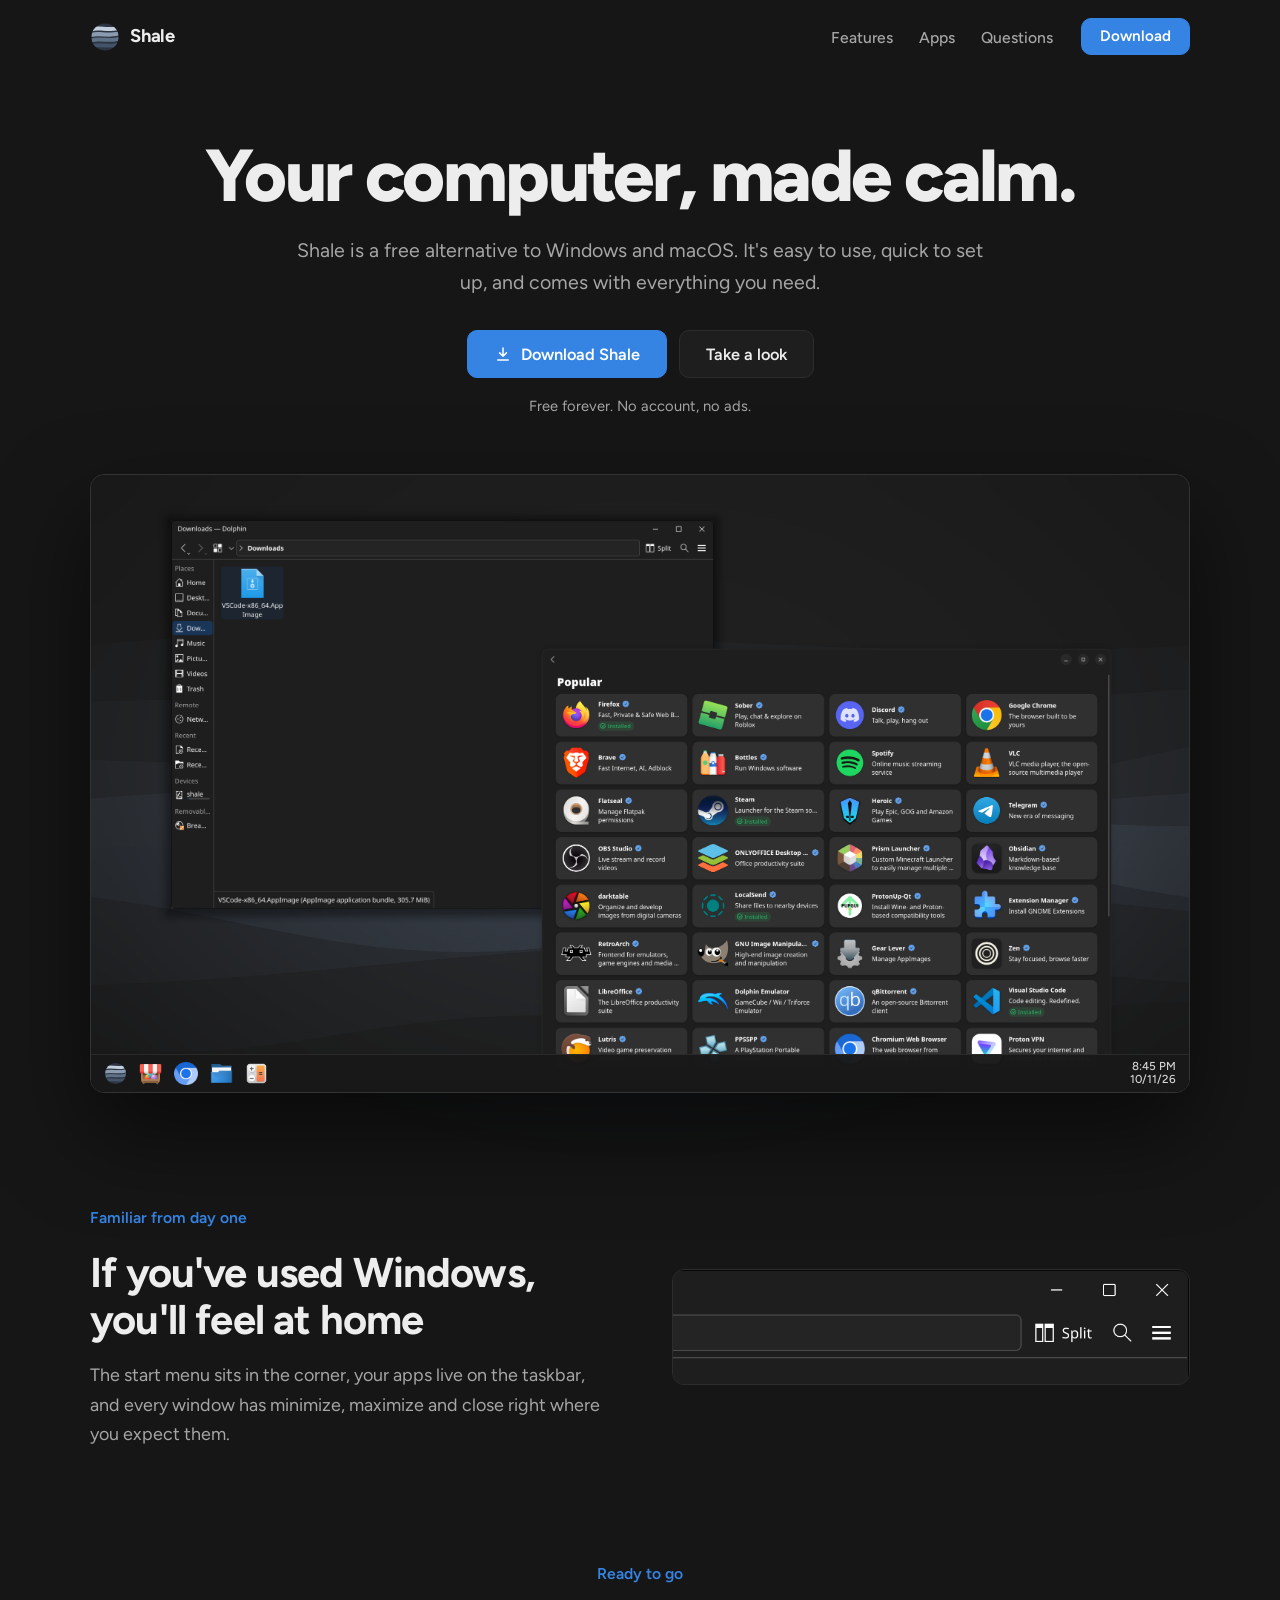
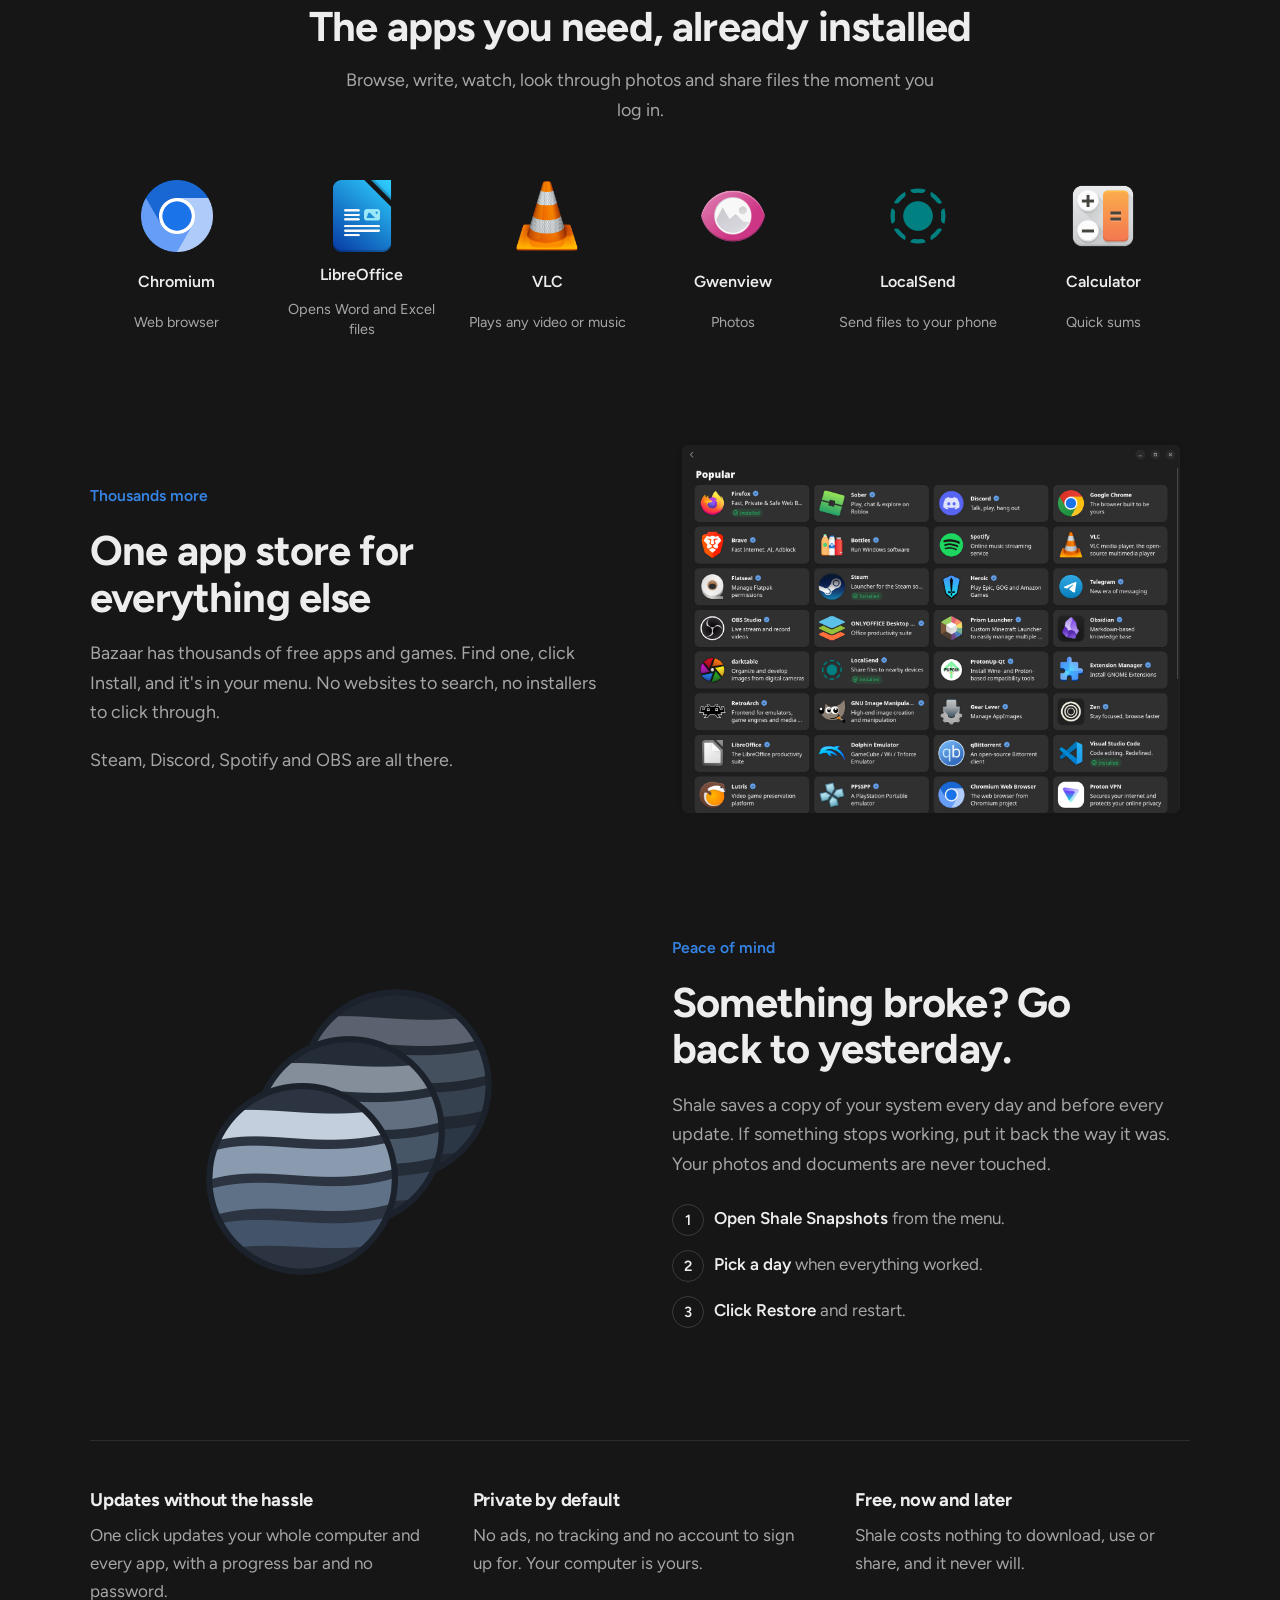
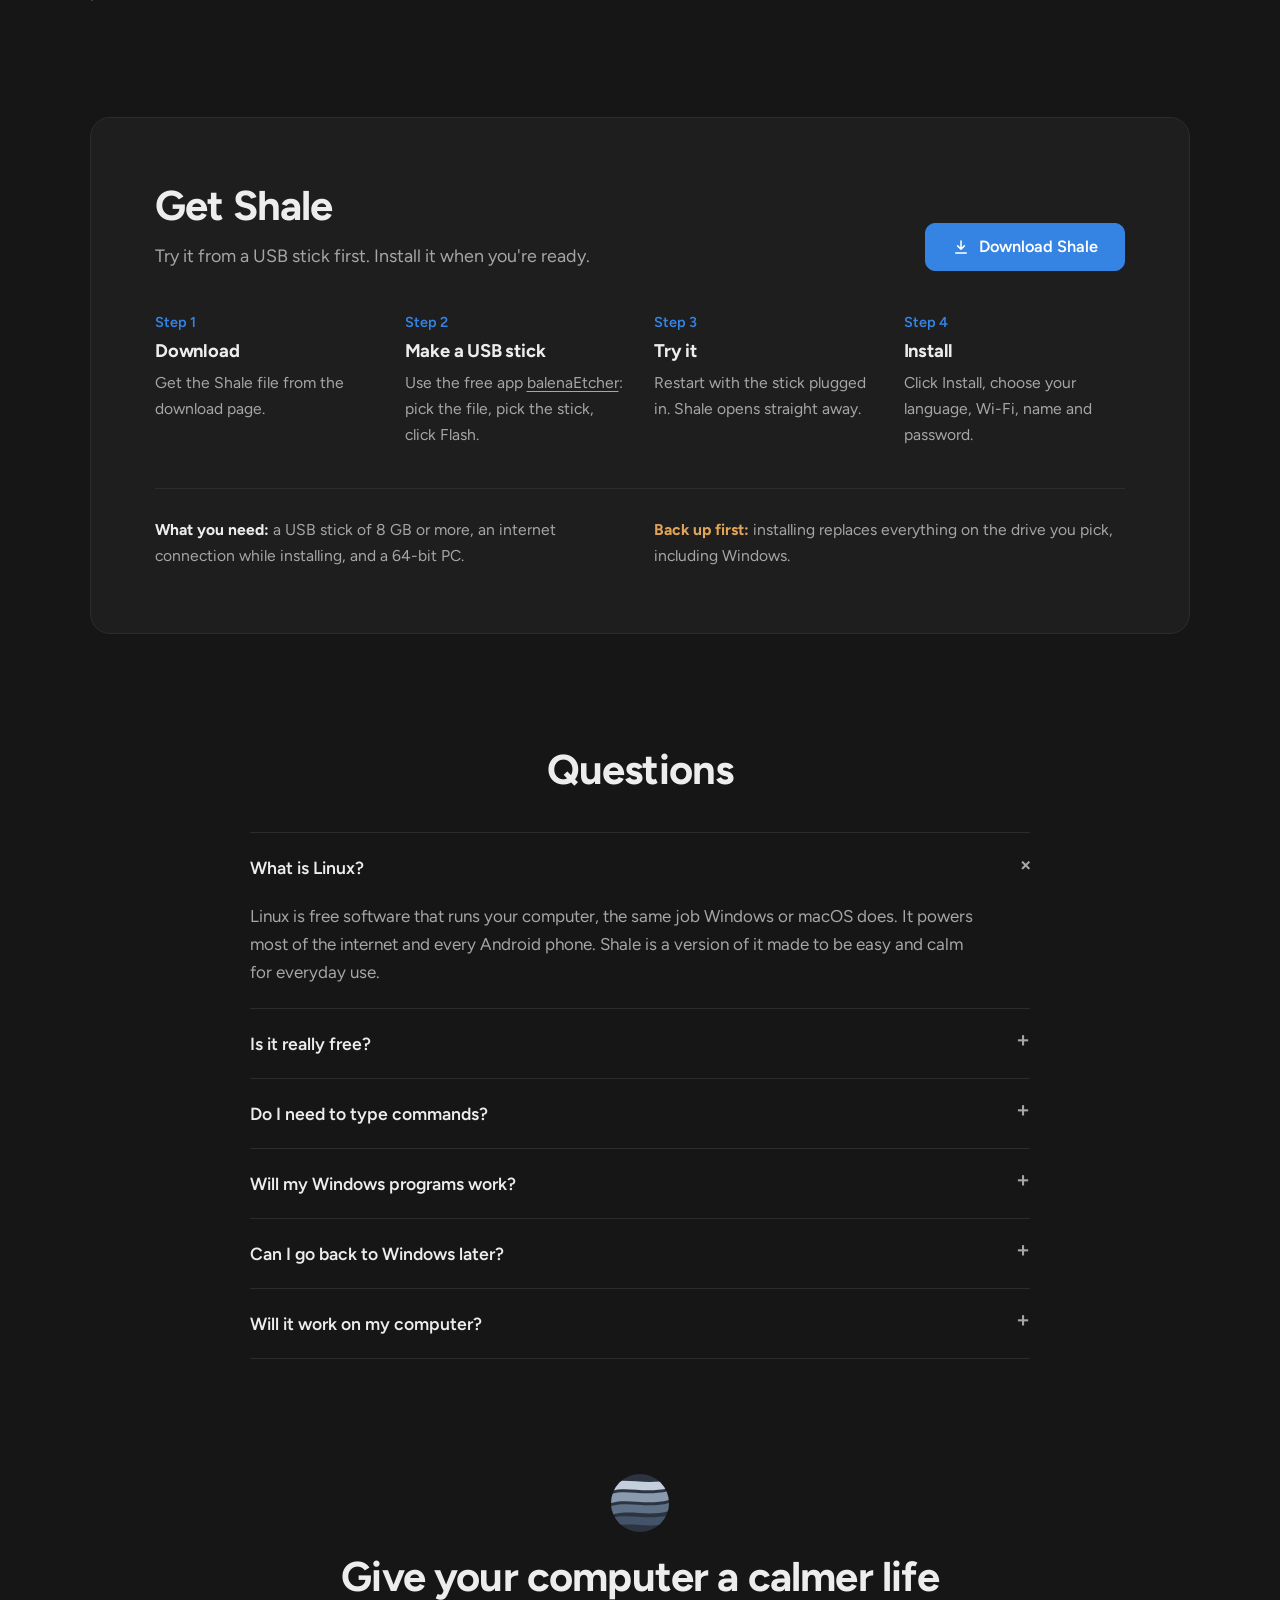
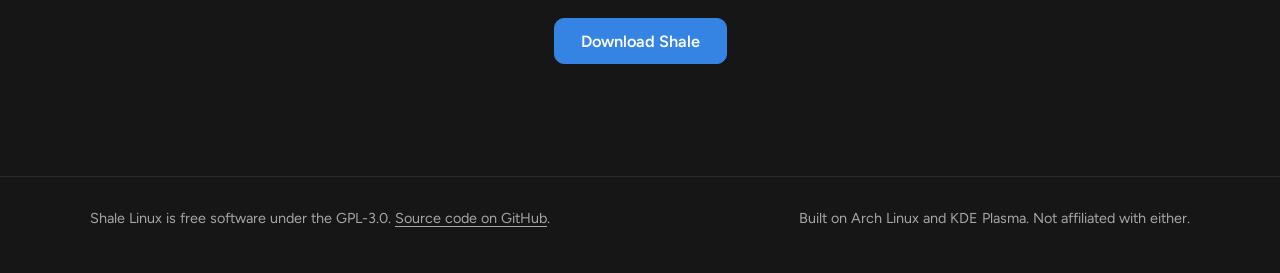
<file: website/archive/zorin/index.html>
<!doctype html>
<html lang="en">
<head>
<meta charset="utf-8">
<meta name="viewport" content="width=device-width, initial-scale=1, viewport-fit=cover">
<link rel="icon" href="../../logo.svg" type="image/svg+xml">
<title>Shale Linux</title>
<meta name="description" content="Shale Linux is a free, friendly alternative to Windows and macOS. Install it from a USB stick and everything is ready to use.">
<link rel="preconnect" href="https://fonts.googleapis.com">
<link rel="preconnect" href="https://fonts.gstatic.com" crossorigin>
<link rel="stylesheet" href="https://fonts.googleapis.com/css2?family=Figtree:wght@400;500;600;700;800&display=swap">
<style>
/* Layout: a product page that lets the desktop do the talking. A centred welcome over
   a large picture of the real Shale desktop, then a few sections, each built around
   one real screenshot or the real app icons. Dark grey like the desktop; Shale's blue
   for the buttons that matter. Deliberately dark only. */
:root {
  color-scheme: dark;
  --ground: #161616;     /* page */
  --raised: #1e1e1e;     /* the desktop's own window colour */
  --seam: #2c2c2c;       /* borders */
  --ink: #ededed;        /* text */
  --soft: #a6a6a6;       /* secondary text */
  --blue: #3584e4;       /* Shale's accent, as in its own apps */
  --blue-hover: #4a92ea;
  --on-blue: #ffffff;
  --caution: #e0a458;
  --font: "Figtree", "Segoe UI", system-ui, sans-serif;
}

* { box-sizing: border-box; }
html { scroll-behavior: smooth; }
@media (prefers-reduced-motion: reduce) { html { scroll-behavior: auto; } }
body { margin: 0; background: var(--ground); color: var(--ink); font: 400 1.0625rem/1.65 var(--font); -webkit-font-smoothing: antialiased; }
a { color: inherit; text-underline-offset: 3px; }
a:focus-visible, button:focus-visible, summary:focus-visible { outline: 2px solid var(--blue); outline-offset: 3px; border-radius: 8px; }
img { max-width: 100%; }
.wrap { max-width: 1140px; margin-inline: auto; padding-inline: 20px; }
h1, h2, h3 { margin: 0; text-wrap: balance; font-weight: 700; letter-spacing: -0.02em; }
h2 { font-size: clamp(1.9rem, 3.6vw, 2.6rem); line-height: 1.12; }
h3 { font-size: 1.15rem; line-height: 1.3; letter-spacing: -0.01em; }
p { margin: 0; }
.sub { color: var(--soft); font-size: 1.12rem; max-width: 54ch; }

.btn { display: inline-flex; align-items: center; justify-content: center; gap: 9px; padding: 14px 26px; border-radius: 10px; font: 600 1.02rem/1 var(--font); text-decoration: none; color: var(--ink); border: 1px solid var(--seam); background: var(--raised); transition: background-color .15s, border-color .15s; }
.btn:hover { border-color: #444; }
.btn.blue { background: var(--blue); border-color: var(--blue); color: var(--on-blue); }
.btn.blue:hover { background: var(--blue-hover); border-color: var(--blue-hover); }
.btn svg { width: 18px; height: 18px; }

/* nav */
.nav { display: flex; align-items: center; gap: 28px; padding-block: 18px; }
.brand { display: flex; align-items: center; gap: 10px; text-decoration: none; font-weight: 700; font-size: 1.15rem; letter-spacing: -0.01em; }
.brand svg { width: 30px; height: 30px; }
.nav ul { display: flex; gap: 26px; list-style: none; margin: 0 0 0 auto; padding: 0; }
.nav ul a { text-decoration: none; color: var(--soft); font-weight: 500; font-size: 0.98rem; }
.nav ul a:hover { color: var(--ink); }
.nav .btn { padding: 10px 18px; font-size: 0.95rem; }

/* hero */
.hero { text-align: center; padding-block: 64px 0; }
.hero h1 { font-size: clamp(2.6rem, 6.4vw, 4.6rem); line-height: 1.04; letter-spacing: -0.035em; font-weight: 800; }
.hero .sub { margin: 20px auto 0; font-size: 1.22rem; }
.hero .actions { display: flex; flex-wrap: wrap; justify-content: center; gap: 12px; margin-top: 32px; }
.hero .fine { margin-top: 16px; color: var(--soft); font-size: 0.92rem; }

/* the desktop picture: real wallpaper, real Dolphin window, Shale's taskbar */
.desktop-wrap { margin-top: 56px; position: relative; }
.desktop-wrap::before { content: ""; position: absolute; inset: 8% 6% -4%; background: radial-gradient(closest-side, rgb(53 132 228 / .22), transparent); filter: blur(40px); z-index: 0; }
.screen { position: relative; z-index: 1; aspect-ratio: 16 / 9; border-radius: 14px; overflow: hidden; border: 1px solid #333; box-shadow: 0 40px 90px rgb(0 0 0 / .55); container-type: inline-size; background: #1e1e1e; }
.screen .wall { position: absolute; inset: 0; width: 100%; height: 100%; object-fit: cover; }
.screen .win { position: absolute; }
.screen .win.files { left: 6%; top: 5%; width: 52%; }
.screen .win.store { right: 6%; top: 12%; width: 54%; }
.screen .taskbar { position: absolute; inset: auto 0 0 0; height: 6.2%; background: rgb(24 24 24 / .97); border-top: 1px solid #2a2a2a; display: flex; align-items: center; gap: 1.1cqw; padding-inline: 1.2cqw; }
.screen .taskbar img, .screen .taskbar svg { height: 62%; width: auto; }
.screen .taskbar .active { position: relative; }
.screen .taskbar .clock { margin-left: auto; color: #d6d6d6; font: 500 1.05cqw/1.15 var(--font); text-align: right; }

/* sections */
.section { padding-block: 112px; }
.row { display: grid; grid-template-columns: minmax(0, 1fr) minmax(0, 1fr); gap: 64px; align-items: center; }
.row.flip > :first-child { order: 2; }
.text { display: grid; gap: 18px; }
.eyebrow { color: var(--blue); font-weight: 600; font-size: 0.98rem; }
.frame { border-radius: 12px; overflow: hidden; border: 1px solid var(--seam); background: var(--raised); }
.frame img { display: block; width: 100%; height: auto; }
.shot { width: 100%; height: auto; display: block; }

/* apps */
.apps-head { text-align: center; display: grid; gap: 16px; justify-items: center; }
.app-row { display: grid; grid-template-columns: repeat(6, minmax(0, 1fr)); gap: 12px; margin-top: 48px; }
.app { display: grid; justify-items: center; text-align: center; gap: 10px; padding: 8px 4px; }
.app img { width: 72px; height: 72px; }
.app b { font-weight: 600; font-size: 1rem; }
.app span { color: var(--soft); font-size: 0.9rem; line-height: 1.4; max-width: 20ch; }
.store { margin-top: 88px; }

/* undo */
.undo-list { list-style: none; margin: 8px 0 0; padding: 0; display: grid; gap: 14px; counter-reset: u; }
.undo-list li { counter-increment: u; display: grid; grid-template-columns: 30px minmax(0, 1fr); gap: 12px; color: var(--soft); }
.undo-list li::before { content: counter(u); width: 30px; height: 30px; border-radius: 50%; display: grid; place-items: center; border: 1px solid #3a3a3a; color: var(--ink); font-weight: 600; font-size: 0.92rem; }
.undo-list b { color: var(--ink); font-weight: 600; }
.badge-art { display: grid; place-items: center; }
.badge-art img { width: min(100%, 300px); height: auto; }

/* trio */
.trio { display: grid; grid-template-columns: repeat(3, minmax(0, 1fr)); gap: 48px; border-top: 1px solid var(--seam); padding-top: 48px; }
.trio div { display: grid; gap: 8px; align-content: start; }
.trio p { color: var(--soft); }

/* download */
.download { background: var(--raised); border: 1px solid var(--seam); border-radius: 20px; padding: clamp(28px, 5vw, 64px); display: grid; gap: 40px; }
.download-head { display: flex; flex-wrap: wrap; align-items: end; justify-content: space-between; gap: 24px; }
.steps { list-style: none; margin: 0; padding: 0; display: grid; grid-template-columns: repeat(4, minmax(0, 1fr)); gap: 28px; counter-reset: s; }
.steps li { counter-increment: s; display: grid; gap: 6px; align-content: start; }
.steps li::before { content: "Step " counter(s); color: var(--blue); font-weight: 600; font-size: 0.9rem; }
.steps p { color: var(--soft); font-size: 0.98rem; }
.notes { display: grid; grid-template-columns: minmax(0, 1fr) minmax(0, 1fr); gap: 28px; border-top: 1px solid var(--seam); padding-top: 28px; }
.notes p { color: var(--soft); font-size: 0.98rem; }
.notes b { color: var(--ink); }
.notes .warn b { color: var(--caution); }

/* faq */
.faq { max-width: 780px; margin: 40px auto 0; border-top: 1px solid var(--seam); }
details { border-bottom: 1px solid var(--seam); }
summary { cursor: pointer; list-style: none; padding-block: 20px; font-weight: 600; font-size: 1.1rem; display: flex; justify-content: space-between; gap: 16px; }
summary::-webkit-details-marker { display: none; }
summary::after { content: "+"; font-size: 1.4rem; line-height: 1; color: var(--soft); transition: transform .15s; }
details[open] summary::after { transform: rotate(45deg); }
details p { color: var(--soft); padding-bottom: 22px; max-width: 66ch; }

/* closing */
.closing { text-align: center; display: grid; gap: 18px; justify-items: center; }
.closing svg { width: 64px; height: 64px; }

footer { border-top: 1px solid var(--seam); padding-block: 30px 42px; color: var(--soft); font-size: 0.9rem; }
footer .wrap { display: flex; flex-wrap: wrap; gap: 10px 28px; justify-content: space-between; }

@media (max-width: 900px) {
  .row, .row.flip { grid-template-columns: minmax(0, 1fr); gap: 36px; }
  .row.flip > :first-child { order: 0; }
  .app-row { grid-template-columns: repeat(3, minmax(0, 1fr)); row-gap: 28px; }
  .trio, .notes { grid-template-columns: minmax(0, 1fr); gap: 28px; }
  .steps { grid-template-columns: repeat(2, minmax(0, 1fr)); }
  .section { padding-block: 72px; }
  .nav ul { display: none; }
  .nav .btn { margin-left: auto; }
}
@media (max-width: 520px) {
  .steps { grid-template-columns: minmax(0, 1fr); }
  .app-row { grid-template-columns: repeat(2, minmax(0, 1fr)); }
  .hero { padding-top: 36px; }
}
</style>
</head>
<body>

<svg width="0" height="0" style="position:absolute" aria-hidden="true">
  <defs>
    <clipPath id="shale-clip"><circle cx="64" cy="64" r="58"/></clipPath>
    <g id="shale-mark">
      <circle cx="64" cy="64" r="58" fill="#2b3440"/>
      <g clip-path="url(#shale-clip)">
        <path d="M6 22 C38 14 76 28 122 18 V34 C74 46 40 30 6 40 Z" fill="#c3cfdc"/>
        <path d="M6 46 C40 36 70 52 122 40 V58 C76 70 42 54 6 64 Z" fill="#8a9bb0"/>
        <path d="M6 70 C46 60 78 76 122 64 V80 C80 92 44 76 6 88 Z" fill="#5f7187"/>
        <path d="M6 94 C42 84 80 100 122 88 V104 C82 116 44 100 6 112 Z" fill="#43536a"/>
      </g>
    </g>
  </defs>
</svg>

<div class="wrap">
  <nav class="nav" aria-label="Main">
    <a class="brand" href="#top" id="top"><svg viewBox="0 0 128 128" aria-hidden="true"><use href="#shale-mark"/></svg>Shale</a>
    <ul>
      <li><a href="#familiar">Features</a></li>
      <li><a href="#apps">Apps</a></li>
      <li><a href="#questions">Questions</a></li>
    </ul>
    <a class="btn blue" href="#download">Download</a>
  </nav>
</div>

<header class="hero">
  <div class="wrap">
    <h1>Your computer, made calm.</h1>
    <p class="sub">Shale is a free alternative to Windows and macOS. It's easy to use, quick to set up, and comes with everything you need.</p>
    <div class="actions">
      <a class="btn blue" href="#download"><svg viewBox="0 0 24 24" fill="none" stroke="currentColor" stroke-width="2" stroke-linecap="round" stroke-linejoin="round" aria-hidden="true"><path d="M12 4v11m0 0l-4.5-4.5M12 15l4.5-4.5M5 20h14"/></svg>Download Shale</a>
      <a class="btn" href="#familiar">Take a look</a>
    </div>
    <p class="fine">Free forever. No account, no ads.</p>

    <div class="desktop-wrap">
      <div class="screen" role="img" aria-label="The Shale desktop: the Files app and the Bazaar app store open over the grey layered wallpaper, with the taskbar along the bottom">
        <img class="wall" src="wallpaper.png" alt="">
        <img class="win files" src="dolphin.png" alt="">
        <img class="win store" src="bazaar.png" alt="">
        <div class="taskbar">
          <svg viewBox="0 0 128 128" aria-hidden="true"><use href="#shale-mark"/></svg>
          <img src="icons/bazaar.png" alt="">
          <img src="icons/chromium.png" alt="">
          <img src="icons/dolphin.png" alt="">
          <img src="icons/calculator.png" alt="">
          <span class="clock">8:45 PM<br>10/11/26</span>
        </div>
      </div>
    </div>
  </div>
</header>

<main>
  <section class="section" id="familiar">
    <div class="wrap row">
      <div class="text">
        <p class="eyebrow">Familiar from day one</p>
        <h2>If you've used Windows, you'll feel at home</h2>
        <p class="sub">The start menu sits in the corner, your apps live on the taskbar, and every window has minimize, maximize and close right where you expect them.</p>
      </div>
      <div class="frame"><img src="titlebar.png" width="900" height="200" alt="Close-up of a Shale window's title bar with minimize, maximize and close buttons"></div>
    </div>
  </section>

  <section class="section" id="apps" style="padding-top:0">
    <div class="wrap">
      <div class="apps-head">
        <p class="eyebrow">Ready to go</p>
        <h2>The apps you need, already installed</h2>
        <p class="sub">Browse, write, watch, look through photos and share files the moment you log in.</p>
      </div>
      <div class="app-row">
        <div class="app"><img src="icons/chromium.png" alt=""><b>Chromium</b><span>Web browser</span></div>
        <div class="app"><img src="icons/libreoffice.png" alt=""><b>LibreOffice</b><span>Opens Word and Excel files</span></div>
        <div class="app"><img src="icons/vlc.png" alt=""><b>VLC</b><span>Plays any video or music</span></div>
        <div class="app"><img src="icons/gwenview.png" alt=""><b>Gwenview</b><span>Photos</span></div>
        <div class="app"><img src="icons/localsend.png" alt=""><b>LocalSend</b><span>Send files to your phone</span></div>
        <div class="app"><img src="icons/calculator.png" alt=""><b>Calculator</b><span>Quick sums</span></div>
      </div>

      <div class="row store">
        <div class="text">
          <p class="eyebrow">Thousands more</p>
          <h2>One app store for everything else</h2>
          <p class="sub">Bazaar has thousands of free apps and games. Find one, click Install, and it's in your menu. No websites to search, no installers to click through.</p>
          <p class="sub">Steam, Discord, Spotify and OBS are all there.</p>
        </div>
        <img class="shot" src="bazaar.png" width="1600" height="1197" alt="The Bazaar app store showing popular apps like Firefox, Discord, Spotify, Steam and OBS Studio">
      </div>
    </div>
  </section>

  <section class="section" style="padding-top:0">
    <div class="wrap row flip">
      <div class="text">
        <p class="eyebrow">Peace of mind</p>
        <h2>Something broke? Go back to yesterday.</h2>
        <p class="sub">Shale saves a copy of your system every day and before every update. If something stops working, put it back the way it was. Your photos and documents are never touched.</p>
        <ol class="undo-list">
          <li><span><b>Open Shale Snapshots</b> from the menu.</span></li>
          <li><span><b>Pick a day</b> when everything worked.</span></li>
          <li><span><b>Click Restore</b> and restart.</span></li>
        </ol>
      </div>
      <div class="badge-art"><img src="icons/shale-snapshots.png" width="300" height="300" alt="The Shale Snapshots icon"></div>
    </div>
  </section>

  <section class="section" style="padding-top:0">
    <div class="wrap">
      <div class="trio">
        <div><h3>Updates without the hassle</h3><p>One click updates your whole computer and every app, with a progress bar and no password.</p></div>
        <div><h3>Private by default</h3><p>No ads, no tracking and no account to sign up for. Your computer is yours.</p></div>
        <div><h3>Free, now and later</h3><p>Shale costs nothing to download, use or share, and it never will.</p></div>
      </div>
    </div>
  </section>

  <section class="section" id="download" style="padding-top:0">
    <div class="wrap">
      <div class="download">
        <div class="download-head">
          <div class="text" style="gap:12px">
            <h2>Get Shale</h2>
            <p class="sub">Try it from a USB stick first. Install it when you're ready.</p>
          </div>
          <a class="btn blue" href="https://github.com/slycat555/shale-linux/releases" target="_blank" rel="noopener"><svg viewBox="0 0 24 24" fill="none" stroke="currentColor" stroke-width="2" stroke-linecap="round" stroke-linejoin="round" aria-hidden="true"><path d="M12 4v11m0 0l-4.5-4.5M12 15l4.5-4.5M5 20h14"/></svg>Download Shale</a>
        </div>
        <ol class="steps">
          <li><h3>Download</h3><p>Get the Shale file from the download page.</p></li>
          <li><h3>Make a USB stick</h3><p>Use the free app <a href="https://etcher.balena.io/" target="_blank" rel="noopener">balenaEtcher</a>: pick the file, pick the stick, click Flash.</p></li>
          <li><h3>Try it</h3><p>Restart with the stick plugged in. Shale opens straight away.</p></li>
          <li><h3>Install</h3><p>Click Install, choose your language, Wi-Fi, name and password.</p></li>
        </ol>
        <div class="notes">
          <p><b>What you need:</b> a USB stick of 8 GB or more, an internet connection while installing, and a 64-bit PC.</p>
          <p class="warn"><b>Back up first:</b> installing replaces everything on the drive you pick, including Windows.</p>
        </div>
      </div>
    </div>
  </section>

  <section class="section" id="questions" style="padding-top:0">
    <div class="wrap">
      <h2 style="text-align:center">Questions</h2>
      <div class="faq">
        <details open><summary>What is Linux?</summary><p>Linux is free software that runs your computer, the same job Windows or macOS does. It powers most of the internet and every Android phone. Shale is a version of it made to be easy and calm for everyday use.</p></details>
        <details><summary>Is it really free?</summary><p>Yes. Shale is free to download, use and share. No subscriptions, no ads and no account.</p></details>
        <details><summary>Do I need to type commands?</summary><p>No. Installing, updating and adding apps all work with normal buttons and windows.</p></details>
        <details><summary>Will my Windows programs work?</summary><p>Most popular apps have a free equivalent in Bazaar, and many Windows games run through Steam. Some Windows-only programs, like certain Adobe apps or games with strict anti-cheat, don't work. If you rely on one of those, check before you switch.</p></details>
        <details><summary>Can I go back to Windows later?</summary><p>Yes, by reinstalling Windows from a Windows USB stick. Shale's snapshots fix problems within Shale, but they can't bring back a system that was replaced, so keep a backup of your files.</p></details>
        <details><summary>Will it work on my computer?</summary><p>Shale runs on most 64-bit PCs. AMD graphics work right away, and Intel and NVIDIA graphics are set up for you during install. The easiest way to find out is to start from the USB stick and try it.</p></details>
      </div>
    </div>
  </section>

  <section class="section" style="padding-top:0">
    <div class="wrap closing">
      <svg viewBox="0 0 128 128" aria-hidden="true"><use href="#shale-mark"/></svg>
      <h2>Give your computer a calmer life</h2>
      <a class="btn blue" href="#download">Download Shale</a>
    </div>
  </section>
</main>

<footer>
  <div class="wrap">
    <p>Shale Linux is free software under the GPL-3.0. <a href="https://github.com/slycat555/shale-linux" target="_blank" rel="noopener">Source code on GitHub</a>.</p>
    <p>Built on Arch Linux and KDE Plasma. Not affiliated with either.</p>
  </div>
</footer>
</body>
</html>
</file>
